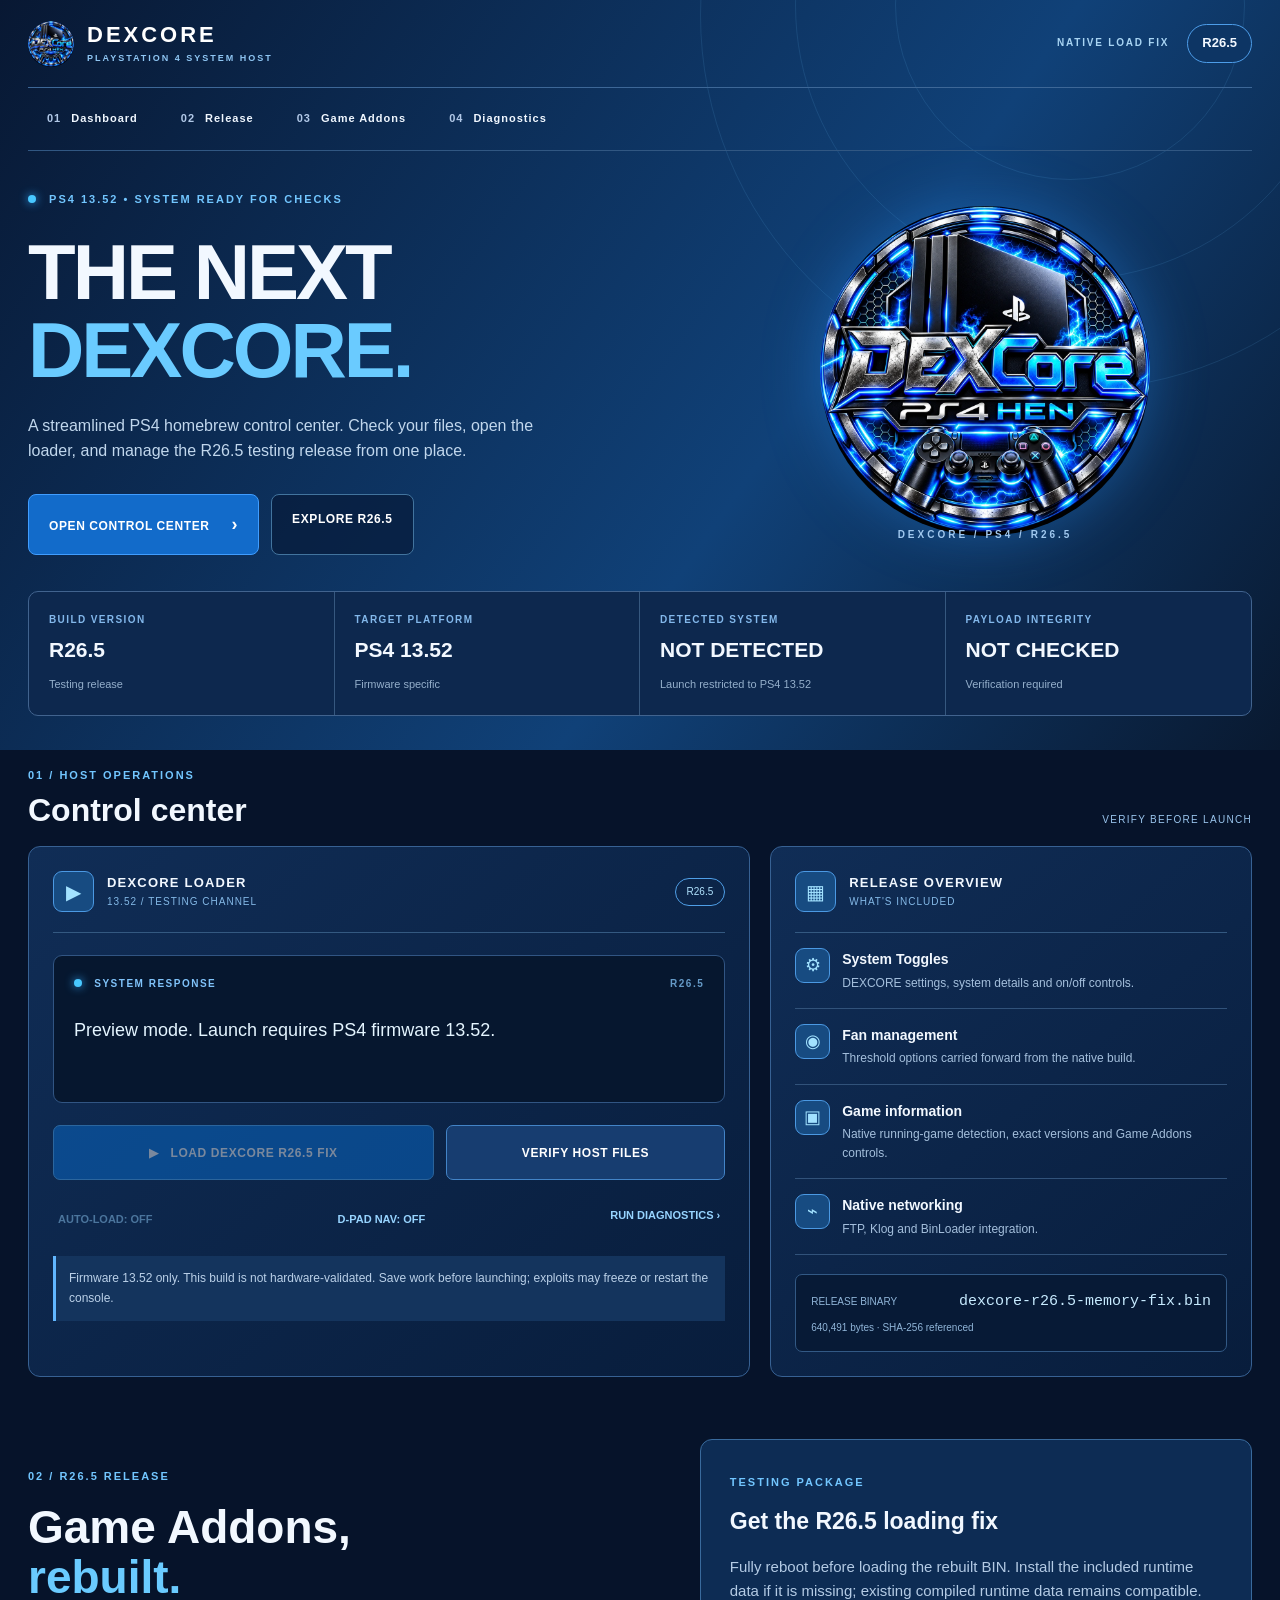
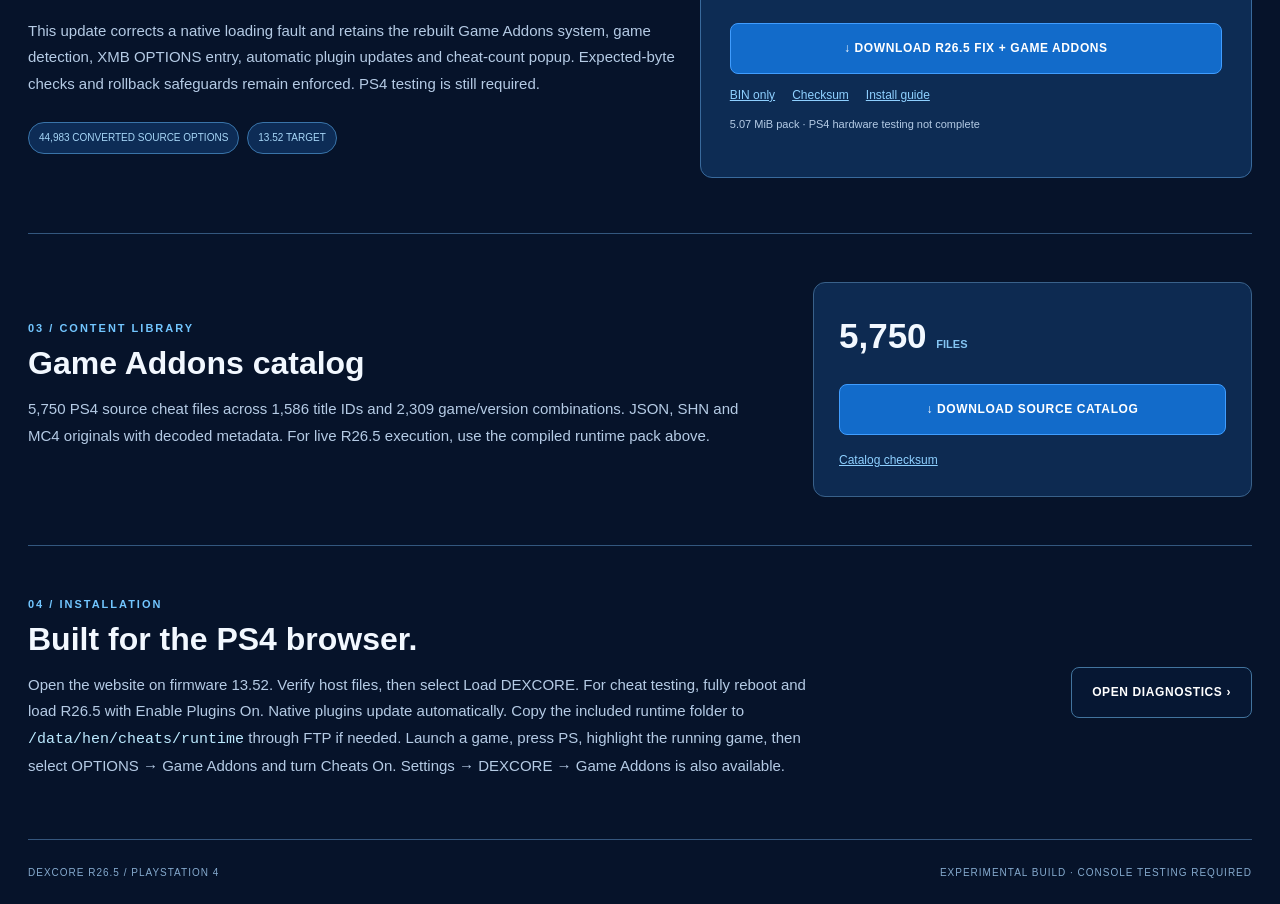
<file: index.html>
<!doctype html>
<html lang="en"><head>
<meta charset="utf-8"><meta name="viewport" content="width=device-width,initial-scale=1">
<meta name="theme-color" content="#061533">
<meta name="description" content="DEXCORE R26.5 PS4 13.52 testing host, verified loader and Game Addons.">
<title>DEXCORE R26.5 Loading Fix · PS4 Host</title>
<link rel="icon" type="image/png" href="assets/hen_settings_icon.png?v=a32270886169">
<link rel="stylesheet" href="style.css?v=r26.5-nativefix-7fd6775c4c40">
</head><body>
<div class="background-art" aria-hidden="true"><i></i><i></i><i></i></div>
<div class="app">
<header class="topbar">
<a class="brand" href="./" aria-label="DEXCORE home"><img src="assets/hen_settings_icon.png?v=a32270886169" alt="" width="46" height="46"><span>DEXCORE<small>PLAYSTATION 4 SYSTEM HOST</small></span></a>
<div class="top-right"><span class="build-tag">NATIVE LOAD FIX</span><strong>R26.5</strong></div>
</header>
<nav class="quick-nav" aria-label="Main navigation">
<a href="#control">01 <span>Dashboard</span></a><a href="#v18-testing">02 <span>Release</span></a><a href="#cheat-collection">03 <span>Game Addons</span></a><a href="loader/diagnostics.html">04 <span>Diagnostics</span></a>
</nav>
<main>
<section class="hero" aria-labelledby="hero-title">
<div class="hero-copy"><span class="eyebrow"><span class="light"></span> PS4 13.52 • SYSTEM READY FOR CHECKS</span>
<h1 id="hero-title">THE NEXT<br><span>DEXCORE.</span></h1>
<p>A streamlined PS4 homebrew control center. Check your files, open the loader, and manage the R26.5 testing release from one place.</p>
<div class="hero-actions"><a class="primary-link" href="#control">OPEN CONTROL CENTER <span aria-hidden="true">›</span></a><a class="secondary-link" href="#v18-testing">EXPLORE R26.5</a></div>
</div>
<div class="hero-visual"><div class="hero-halo"></div><img src="assets/dexcore-logo.webp?v=02fefff21e3a" alt="DEXCORE electric blue emblem"><span class="visual-tag">DEXCORE / PS4 / R26.5</span></div>
</section>
<section class="system-grid" aria-label="System overview">
<div class="mini-stat"><span class="mini-label">BUILD VERSION</span><strong>R26.5</strong><small>Testing release</small></div>
<div class="mini-stat"><span class="mini-label">TARGET PLATFORM</span><strong>PS4 13.52</strong><small>Firmware specific</small></div>
<div class="mini-stat"><span class="mini-label">DETECTED SYSTEM</span><strong id="detectedFirmware">CHECKING</strong><small id="deviceCaption">Reading device</small></div>
<div class="mini-stat"><span class="mini-label">PAYLOAD INTEGRITY</span><strong id="integrityState">NOT CHECKED</strong><small id="integrityCaption">Verification required</small></div>
</section>
<section id="control" class="dashboard-section">
<div class="section-heading"><div><span class="overline">01 / HOST OPERATIONS</span><h2>Control center</h2></div><span class="small-note">VERIFY BEFORE LAUNCH</span></div>
<div class="console-grid">
<div class="panel control-panel">
<div class="panel-title"><span class="panel-icon" aria-hidden="true">▶</span><div><strong>DEXCORE LOADER</strong><small>13.52 / TESTING CHANNEL</small></div><span class="pill">R26.5</span></div>
<div class="status-board" role="status" aria-live="polite"><div class="status-head"><span class="light"></span> SYSTEM RESPONSE <span class="status-version">R26.5</span></div><p id="status">Checking device compatibility…</p></div>
<div class="host-actions"><button id="loadExploit" class="button button-primary" type="button" disabled>▶ &nbsp; LOAD DEXCORE R26.5 FIX</button><button id="verifyFiles" class="button button-secondary" type="button">VERIFY HOST FILES</button></div>
<div class="sub-actions"><button id="toggleAuto" class="text-button" type="button" disabled>AUTO-LOAD: OFF</button><button id="navigationMode" class="text-button" type="button" aria-pressed="false">D-PAD NAV: OFF</button><a class="text-link" href="loader/diagnostics.html">RUN DIAGNOSTICS ›</a></div>
<p class="caution">Firmware 13.52 only. This build is not hardware-validated. Save work before launching; exploits may freeze or restart the console.</p>
</div>
<aside class="panel details-panel">
<div class="panel-title"><span class="panel-icon" aria-hidden="true">▦</span><div><strong>RELEASE OVERVIEW</strong><small>WHAT'S INCLUDED</small></div></div>
<div class="feature"><span class="feature-icon">⚙</span><div><h3>System Toggles</h3><p>DEXCORE settings, system details and on/off controls.</p></div></div>
<div class="feature"><span class="feature-icon">◉</span><div><h3>Fan management</h3><p>Threshold options carried forward from the native build.</p></div></div>
<div class="feature"><span class="feature-icon">▣</span><div><h3>Game information</h3><p>Native running-game detection, exact versions and Game Addons controls.</p></div></div>
<div class="feature"><span class="feature-icon">⌁</span><div><h3>Native networking</h3><p>FTP, Klog and BinLoader integration.</p></div></div>
<div class="release-foot"><span>RELEASE BINARY</span><code>dexcore-r26.5-memory-fix.bin</code><small>640,491 bytes · SHA-256 referenced</small></div>
</aside></div></section>
<section class="info-grid" id="v18-testing"><div class="info-intro"><span class="overline">02 / R26.5 RELEASE</span><h2>Game Addons,<br><span>rebuilt.</span></h2><p>This update corrects a native loading fault and retains the rebuilt Game Addons system, game detection, XMB OPTIONS entry, automatic plugin updates and cheat-count popup. Expected-byte checks and rollback safeguards remain enforced. PS4 testing is still required.</p><span class="info-chip">44,983 CONVERTED SOURCE OPTIONS</span><span class="info-chip">13.52 TARGET</span></div>
<div class="download-panel"><span class="overline">TESTING PACKAGE</span><h3>Get the R26.5 loading fix</h3><p>Fully reboot before loading the rebuilt BIN. Install the included runtime data if it is missing; existing compiled runtime data remains compatible.</p><a class="download-main" href="downloads/DEXCORE-R26.5-Memory-Fix-Game-Addons.zip?v=78c7f29d1e64" download>↓ DOWNLOAD R26.5 FIX + GAME ADDONS</a><div class="download-links"><a href="loader/dexcore-r26.5-memory-fix.bin?v=r26.5-nativefix-7fd6775c4c40" download="DEXCORE-R26.5-Memory-Fix-PS4-13.52.bin">BIN only</a><a href="downloads/DEXCORE-R26.5-Memory-Fix-Game-Addons.sha256">Checksum</a><a href="downloads/DEXCORE-R26.5-Memory-Fix-TESTING.txt">Install guide</a></div><p class="fineprint">5.07 MiB pack · PS4 hardware testing not complete</p></div></section>
<section id="cheat-collection" class="library-section"><div><span class="overline">03 / CONTENT LIBRARY</span><h2>Game Addons catalog</h2><p>5,750 PS4 source cheat files across 1,586 title IDs and 2,309 game/version combinations. JSON, SHN and MC4 originals with decoded metadata. For live R26.5 execution, use the compiled runtime pack above.</p></div><div class="library-action"><span class="library-count">5,750 <small>FILES</small></span><a id="cheats-download" class="download-main" href="#cheat-collection" role="button">↓ DOWNLOAD SOURCE CATALOG</a><p id="cheats-download-status" role="status" aria-live="polite"></p><a class="subtle-link" href="downloads/DEXCORE-PS4-Cheat-Catalog.sha256">Catalog checksum</a></div></section>
<section class="last-note"><div><span class="overline">04 / INSTALLATION</span><h2>Built for the PS4 browser.</h2><p>Open the website on firmware 13.52. Verify host files, then select Load DEXCORE. For cheat testing, fully reboot and load R26.5 with Enable Plugins On. Native plugins update automatically. Copy the included runtime folder to <code>/data/hen/cheats/runtime</code> through FTP if needed. Launch a game, press PS, highlight the running game, then select OPTIONS → Game Addons and turn Cheats On. Settings → DEXCORE → Game Addons is also available.</p></div><a href="loader/diagnostics.html" class="secondary-link">OPEN DIAGNOSTICS ›</a></section>
</main><footer><span>DEXCORE R26.5 / PLAYSTATION 4</span><span>EXPERIMENTAL BUILD · CONSOLE TESTING REQUIRED</span></footer></div>
<script src="device.js?v=r26.5-nativefix-7fd6775c4c40"></script>
<script src="sha256.js?v=r26.5-nativefix-7fd6775c4c40"></script>
<script src="payloads.js?v=r26.5-nativefix-7fd6775c4c40"></script>
<script src="host-verify.js?v=r26.5-nativefix-7fd6775c4c40"></script>
<script src="app.js?v=r26.5-nativefix-7fd6775c4c40"></script>
<script src="cheats-download.js?v=11afc945a6fe"></script>
</body></html>
</file>
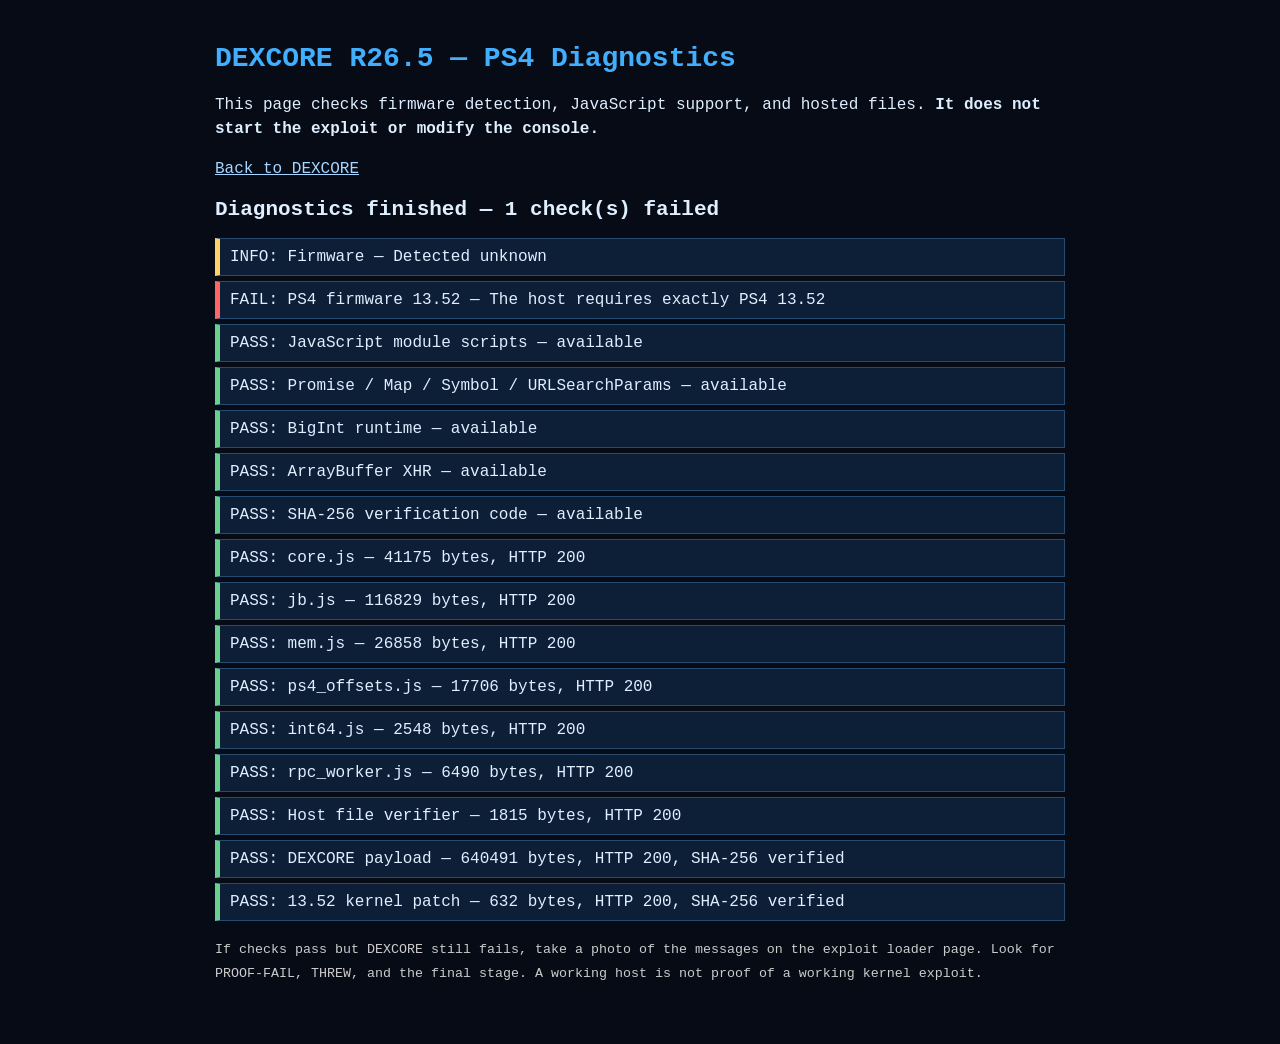
<file: loader/diagnostics.html>
<!doctype html>
<html lang="en">
<head>
<meta charset="utf-8">
<meta name="viewport" content="width=device-width,initial-scale=1">
<title>DEXCORE R26.5 — diagnostics</title>
<link rel="icon" type="image/png" href="../assets/hen_settings_icon.png?v=a32270886169">
<meta name="application-name" content="DEXCORE R26.5">
<style>
body{margin:0;background:#060b16;color:#dfefff;font:16px Consolas,monospace}
main{max-width:850px;margin:0 auto;padding:24px}
h1{color:#42aefe;font-size:28px}h2{font-size:21px}
p{line-height:1.5}a{color:#a4d6ff}#results{padding:0;list-style:none}
#results li{padding:9px 10px;margin:5px 0;border:1px solid #264b71;background:#0c1f37;white-space:pre-wrap;overflow-wrap:break-word}
.ok{border-left:5px solid #69d18f!important}.bad{border-left:5px solid #ff6666!important}
.warn{border-left:5px solid #ffd166!important}small{color:#ccc}
</style>
</head>
<body>
<main>
<h1>DEXCORE R26.5 — PS4 Diagnostics</h1>
<p>This page checks firmware detection, JavaScript support, and hosted files. <strong>It does not start the exploit or modify the console.</strong></p>
<p><a id="back" href="../index.html">Back to DEXCORE</a></p>
<h2 id="headline">Checking the host…</h2>
<ul id="results" aria-live="polite"></ul>
<p><small>If checks pass but DEXCORE still fails, take a photo of the messages on the exploit loader page. Look for PROOF-FAIL, THREW, and the final stage. A working host is not proof of a working kernel exploit.</small></p>
</main>
<script src="../device.js"></script>
<script src="../payloads.js?v=r26.5-nativefix-7fd6775c4c40"></script>

<script src="../sha256.js?v=r26.5-nativefix-7fd6775c4c40"></script>
<script>
(function(){
"use strict";
var results=document.getElementById("results"),headline=document.getElementById("headline");
var failed=0,pending=0,completed=0,build=window.HEN_BUILD;
var back=document.getElementById("back");
if(build)back.href="../index.html"+build.query;
function line(state,name,message){
 var item=document.createElement("li");item.className=state;
 item.textContent=(state==="ok"?"PASS: ":state==="bad"?"FAIL: ":"INFO: ")+name+(message?" — "+message:"");
 results.appendChild(item);if(state==="bad")failed++;
}
function update(){
 if(pending!==0)return;
 headline.textContent=failed?"Diagnostics finished — "+failed+" check(s) failed":"Host checks passed — exploit not tested";
}
function feature(name,check,description){
 var ok=false;
 try{ok=!!check();}catch(_){ok=false;}
 line(ok?"ok":"bad",name,ok?"available":description);
}
line("warn","Firmware","Detected "+(window.HEN_DEVICE&&window.HEN_DEVICE.firmware||"unknown"));
feature("PS4 firmware 13.52",function(){return window.HEN_DEVICE&&window.HEN_DEVICE.supported;},"The host requires exactly PS4 13.52");
feature("JavaScript module scripts",function(){return "noModule" in document.createElement("script");},"Browser may ignore the exploit module");
feature("Promise / Map / Symbol / URLSearchParams",function(){return typeof Promise==="function"&&typeof Map==="function"&&typeof Symbol==="function"&&typeof URLSearchParams==="function";},"A required browser API is unavailable");
feature("BigInt runtime",function(){return typeof BigInt==="function"&&BigInt(1)+BigInt(1)===BigInt(2);},"The WebKit primitive requires BigInt support");
feature("ArrayBuffer XHR",function(){var x=new XMLHttpRequest();x.open("GET","jb.js",true);x.responseType="arraybuffer";return x.responseType==="arraybuffer";},"Binary downloads cannot be checked");
feature("SHA-256 verification code",function(){return typeof window.HEN_SHA256==="function";},"sha256.js did not load");
function resource(name,path,size,hash){
 pending++;
 var xhr=new XMLHttpRequest();
 xhr.open("GET",path,true);xhr.responseType="arraybuffer";xhr.timeout=25000;
 var done=false;
 function complete(ok,why){
  if(done)return;done=true;
  line(ok?"ok":"bad",name,why);
  pending--;completed++;update();
 }
 xhr.onload=function(){
  if(xhr.status!==200||!xhr.response){complete(false,"HTTP "+xhr.status+" — missing or unavailable");return;}
  var arr=new Uint8Array(xhr.response);
  if(size&&arr.length!==size){complete(false,"size "+arr.length+" (expected "+size+"); possible stale cache");return;}
  if(hash){
   if(typeof window.HEN_SHA256!=="function"){complete(false,"hash function missing");return;}
   try{var digest=window.HEN_SHA256(arr);
    if(digest!==hash){complete(false,"SHA-256 mismatch; clear PS4 browser cache");return;}
   }catch(e){complete(false,"hash check error: "+(e.message||e));return;}
  }
  complete(true,arr.length+" bytes, HTTP 200"+(hash?", SHA-256 verified":""));
 };
 xhr.onerror=function(){complete(false,"network error");};
 xhr.ontimeout=function(){complete(false,"request timed out");};
 try{xhr.send();}catch(e){complete(false,"request error: "+(e.message||e));}
}
if(build&&build.payload){
 var files=["jb.js","core.js","mem.js","int64.js","ps4_offsets.js","rpc_worker.js"];
 for(var i=0;i<files.length;i++)resource(files[i],files[i],0,"");
 resource("Host file verifier","../host-verify.js?v=r26.5-nativefix-7fd6775c4c40",0,"");
 resource("DEXCORE payload",build.payload[0],build.payload[1],build.payload[2]);
 resource("13.52 kernel patch","patches/1352.bin",632,"adfb9771904f71cd1f5a82cbded8ac46c7ffeb3df974579535cf711904ac347e");
}else line("bad","Payload selection","payloads.js did not initialize");
update();
})();
</script>
</body>
</html>
</file>
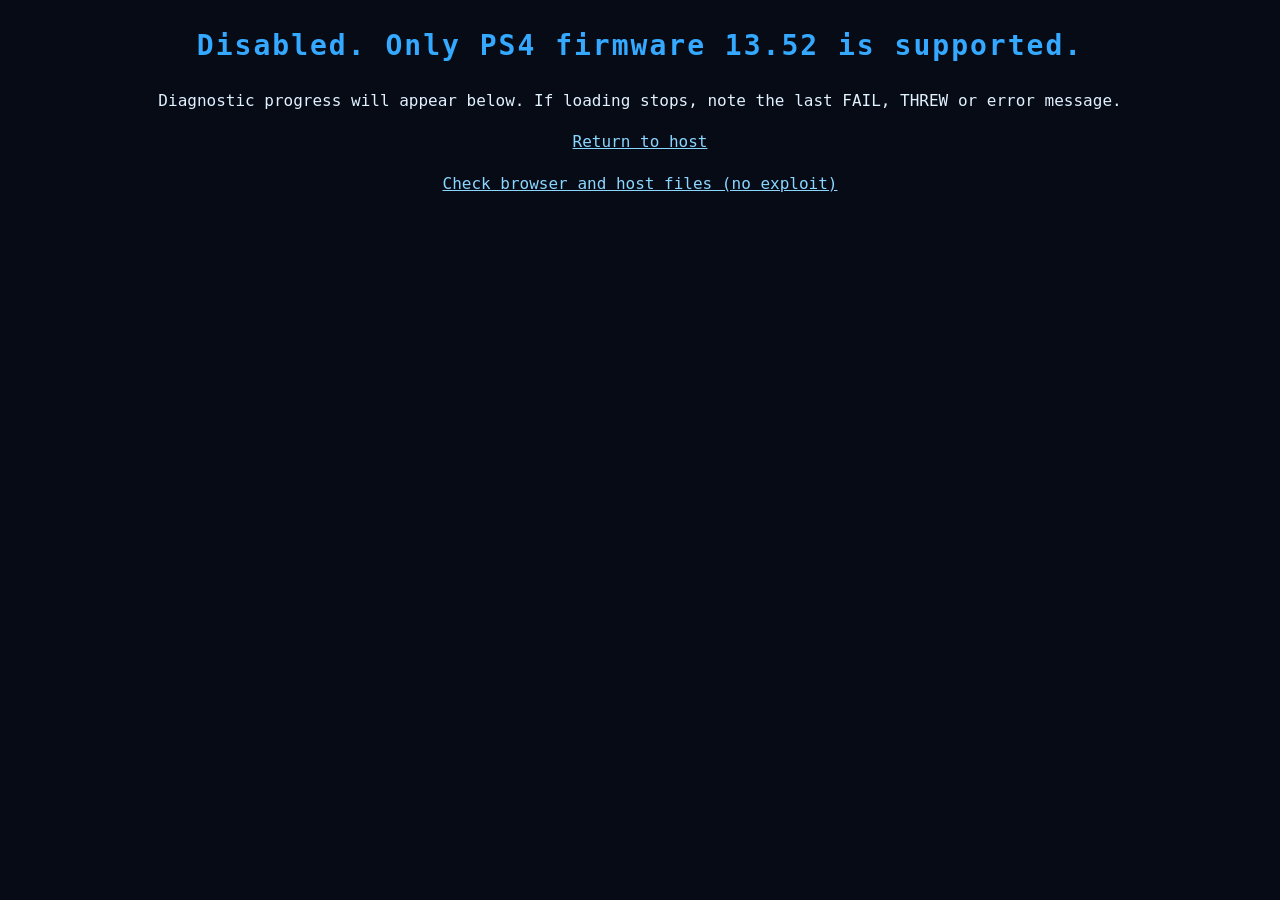
<file: loader/jb.html>
<!doctype html><html lang="en"><head><meta charset="utf-8"><meta name="viewport" content="width=device-width,initial-scale=1"><link rel="icon" type="image/png" href="../assets/hen_settings_icon.png?v=a32270886169"><title>DEXCORE R26.5 — Loading exploit</title><style>body{margin:24px;background:#060b16;color:#e1f1ff;font:16px/1.6 Consolas,monospace;text-align:center}h1{color:#35a9ff;letter-spacing:2px;font-size:28px}p{line-height:1.6}a{color:#8bd6ff}#wrap{display:none;text-align:left;background:#081b37;border:1px solid #245486;padding:14px}body.log #wrap{display:block}body.log #msg{display:block}#out{white-space:pre-wrap;word-break:break-word;font:12px/1.6 monospace;max-height:62vh;overflow:auto}.bad{color:#ff9ba6}.ok{color:#d1ffd0}.warn{color:#ffcf86}</style></head><body><h1 id="msg" role="status">Loading exploit…</h1><p>Diagnostic progress will appear below. If loading stops, note the last FAIL, THREW or error message.</p><p><a href="../index.html" style="color:#8bd6ff">Return to host</a></p><p><a id="diagnostics" href="diagnostics.html" style="color:#8bd6ff">Check browser and host files (no exploit)</a></p><div id="wrap"><div id="state"></div><div id="out"></div></div><script src="../sha256.js?v=r26.5-nativefix-7fd6775c4c40"></script><script src="../device.js"></script><script src="../payloads.js?v=r26.5-nativefix-7fd6775c4c40"></script><script src="../host-verify.js?v=r26.5-nativefix-7fd6775c4c40"></script><script src="entry.js?v=r26.5-nativefix-7fd6775c4c40"></script></body></html>
</file>
<file: style.css>
/* DEXCORE R24 PS4 dashboard - CSS2/3-friendly, no remote fonts/frameworks */
:root{--bg:#06132a;--panel:#102c55;--panel2:#071d3d;--ink:#f2f8ff;--muted:#a5bddb;--blue:#178bff;--cyan:#6bd0ff;--line:#315982}
*{box-sizing:border-box}
html{scroll-behavior:smooth}
body{margin:0;background:#06132a;color:var(--ink);font:15px/1.6 Arial,Helvetica,sans-serif;min-height:100vh}
a,button{-webkit-tap-highlight-color:transparent}
button{font-family:inherit}
button:focus,a:focus{outline:3px solid #b9eeff;outline-offset:3px}
.background-art{position:absolute;top:0;left:0;right:0;height:750px;pointer-events:none;overflow:hidden;background:linear-gradient(125deg,#081833,#104178 60%,#091930)}
.background-art i{position:absolute;border:1px solid rgba(105,197,255,.12);width:750px;height:750px;border-radius:50%;right:-170px;top:-360px}
.background-art i:nth-child(2){width:550px;height:550px;right:-65px;top:-270px}
.background-art i:nth-child(3){width:350px;height:350px;right:35px;top:-170px}
.app{position:relative;width:calc(100% - 56px);max-width:1260px;margin:auto}
.topbar{height:88px;display:flex;align-items:center;justify-content:space-between;border-bottom:1px solid #3d6797}
.brand{display:flex;align-items:center;gap:13px;color:white;text-decoration:none;font-size:22px;font-weight:900;letter-spacing:3px;line-height:1.1}
.brand img{border-radius:50%}
.brand small{display:block;color:#8fc6f3;font-size:9px;letter-spacing:2px;margin-top:7px}
.top-right{display:flex;gap:18px;align-items:center}.top-right strong{border:1px solid #4d9de9;background:#0d3564;padding:8px 14px;border-radius:20px;font-size:13px}.top-right em{font-style:normal;color:#69ceff}
.build-tag{color:#a8d4f3;font-size:10px;letter-spacing:1.8px;font-weight:bold}
.quick-nav{display:flex;gap:5px;border-bottom:1px solid #315782;padding:10px 0}
.quick-nav a{color:#b2c9e8;text-decoration:none;padding:12px 19px;font-weight:bold;font-size:11px;letter-spacing:1px;border-radius:6px}
.quick-nav a span{margin-left:6px;color:#f0f7ff}.quick-nav a:hover,.quick-nav a:focus{background:#1a568e}
.hero{display:flex;align-items:center;min-height:440px;justify-content:space-between;gap:30px}
.hero-copy{max-width:660px;flex:1 1 60%;padding:35px 0}
.eyebrow,.overline{font-size:11px;font-weight:800;letter-spacing:2px;color:#72c6ff}
.light{display:inline-block;width:8px;height:8px;background:#48c8ff;border-radius:50%;box-shadow:0 0 10px #31a9ff;margin-right:8px}
h1{font-size:78px;letter-spacing:-3px;line-height:.99;margin:24px 0}h1 span,.info-intro h2 span{color:#6acbff}
.hero-copy p{color:#c1d7ed;font-size:16px;max-width:540px}
.hero-actions{display:flex;flex-wrap:wrap;gap:12px;margin-top:30px}
.primary-link,.secondary-link,.download-main{display:inline-block;text-decoration:none;color:white;font-size:12px;font-weight:900;letter-spacing:.6px;padding:15px 20px;border:1px solid #409dff;border-radius:8px;background:#126bca}
.primary-link:hover,.download-main:hover{background:#228ff2}
.secondary-link{background:rgba(6,26,57,.68);border-color:#42749e}.secondary-link:hover{background:#1b4b7e}
.primary-link span{font-size:18px;margin-left:18px}
.hero-visual{position:relative;display:flex;justify-content:center;align-items:center;flex:1 1 40%;min-height:360px}
.hero-halo{position:absolute;width:300px;height:300px;border-radius:50%;background:radial-gradient(circle,rgba(39,163,255,.4),rgba(20,75,161,.1) 50%,transparent 70%)}
.hero-visual img{position:relative;max-width:94%;max-height:330px;filter:drop-shadow(0 0 28px rgba(39,150,255,.35));border-radius:50%}
.visual-tag{position:absolute;bottom:8px;letter-spacing:3px;font-size:10px;color:#a0c8ef;font-weight:bold}
.system-grid{display:flex;border:1px solid #41638e;border-radius:10px;overflow:hidden;margin:0 0 46px;background:#0d284e}
.mini-stat{flex:1 1 25%;width:25%;padding:20px;border-right:1px solid #36587f;min-width:0}
.mini-stat:last-child{border-right:0}.mini-label{display:block;font-size:10px;color:#83b8eb;font-weight:bold;letter-spacing:1.4px}
.mini-stat strong{display:block;font-size:21px;margin:5px 0;overflow-wrap:anywhere}.mini-stat small{font-size:11px;color:#94afcb}
.section-heading{display:flex;justify-content:space-between;align-items:end;margin:0 0 18px}.section-heading h2,.info-grid h2,.library-section h2,.last-note h2{font-size:32px;line-height:1.1;margin:7px 0 0}
.small-note{font-size:10px;color:#9ac5ed;letter-spacing:1.3px}
.console-grid{display:flex;gap:20px;align-items:stretch}
.panel{background:linear-gradient(140deg,#102d56,#081d3c);border:1px solid #376193;border-radius:12px;padding:24px;min-width:0}
.control-panel{flex:1 1 60%}.details-panel{flex:1 1 40%}
.panel-title{display:flex;gap:13px;align-items:center;padding-bottom:20px;border-bottom:1px solid #345981}
.panel-title strong{display:block;font-size:13px;letter-spacing:1.2px}.panel-title small{display:block;color:#84b9e7;font-size:10px;letter-spacing:1px}
.panel-icon,.feature-icon{display:flex;align-items:center;justify-content:center;flex-shrink:0;background:#174b81;border:1px solid #4b99e3;color:#a2e2ff;border-radius:9px;width:41px;height:41px;font-size:20px}
.pill{margin-left:auto;border:1px solid #4f9fe7;border-radius:14px;padding:5px 11px;font-size:10px;color:#b2e4ff}
.status-board{margin-top:22px;background:#06172f;border:1px solid #315583;border-radius:9px;min-height:148px;padding:20px}
.status-head{font-weight:bold;font-size:10px;letter-spacing:1.5px;color:#80c3fa}.status-version{float:right;color:#659ac7}
.status-board p{color:#e4f5ff;font-size:18px;line-height:1.5;margin:25px 0 0}
.host-actions{display:flex;gap:12px;margin-top:22px}
.button{flex:1;border:1px solid #4384c7;min-height:55px;background:#173d70;color:white;border-radius:7px;font-size:12px;letter-spacing:.6px;font-weight:bold;padding:12px;cursor:pointer}
.button-primary{flex:1.4;background:#0873da;border-color:#50b1ff}
.button:hover:not(:disabled){background:#2387d9}.button:disabled{opacity:.45;cursor:not-allowed}
.sub-actions{display:flex;gap:12px;align-items:center;justify-content:space-between;flex-wrap:wrap;margin-top:17px}
.text-button,.text-link{background:none;border:0;color:#97d4ff;font-weight:bold;font-size:11px;text-decoration:none;padding:10px 5px;min-height:44px;cursor:pointer}
.text-button:disabled{opacity:.45;cursor:not-allowed}
.caution{margin:15px 0 0;border-left:3px solid #61b6ff;background:#14345d;color:#bad0e8;padding:13px;font-size:12px}
.feature{display:flex;gap:12px;padding:15px 0;border-bottom:1px solid #31527a}.feature h3{margin:0;font-size:14px}.feature p{margin:3px 0 0;color:#a4bfdc;font-size:12px}.feature-icon{width:35px;height:35px;font-size:18px}
.release-foot{margin-top:19px;background:#071a36;border:1px solid #325985;border-radius:7px;padding:15px;display:flex;flex-wrap:wrap;align-items:center;justify-content:space-between;gap:6px}
.release-foot span,.release-foot small{font-size:10px;color:#90b5d8}.release-foot small{flex-basis:100%}.release-foot code{color:#c7ebff}
.info-grid{margin-top:62px;display:flex;gap:25px;align-items:stretch}.info-intro{flex:1 1 54%;padding:24px 0}.info-intro h2{font-size:46px;margin:15px 0}.info-intro p,.library-section p,.last-note p{color:#b5cbe5;line-height:1.75}
.info-chip{display:inline-block;margin:10px 8px 0 0;border:1px solid #3974a9;background:#0d2c56;padding:7px 10px;border-radius:16px;font-size:10px;color:#a7d7f8}
.download-panel{flex:1 1 46%;padding:29px;background:#0d2c54;border:1px solid #396a9c;border-radius:12px}
.download-panel h3{font-size:23px;margin:10px 0}.download-panel p{color:#b4cbe5}.download-main{display:block;text-align:center;margin:20px 0 12px}
.download-links{display:flex;flex-wrap:wrap;gap:17px}.download-links a,.subtle-link{color:#8ed0ff;font-size:12px}.fineprint{font-size:11px}
.library-section{display:flex;gap:40px;justify-content:space-between;align-items:center;margin-top:55px;border-top:1px solid #33577e;padding:48px 0}
.library-section>div:first-child{flex:1 1 60%}.library-action{flex:1 1 35%;padding:25px;background:#0d2a51;border:1px solid #39618a;border-radius:12px}
.library-count{font-size:35px;font-weight:bold;display:block}.library-count small{font-size:11px;color:#85c6f4}
.library-action p{font-size:12px}
.last-note{display:flex;gap:20px;align-items:center;justify-content:space-between;border-top:1px solid #33577e;padding:45px 0}.last-note>div{max-width:800px}.last-note code{color:#bceaff}
footer{display:flex;justify-content:space-between;gap:15px;padding:25px 0;border-top:1px solid #35567d;color:#85aace;font-size:10px;letter-spacing:1px}
.ps4-browser .background-art i,.ps4-browser .hero-halo{display:none}.ps4-browser .hero-visual img{filter:none}
@media(max-width:900px){.hero h1{font-size:60px}.console-grid,.info-grid{flex-wrap:wrap}.control-panel,.details-panel,.info-intro,.download-panel{flex:1 1 100%}}
@media(max-width:650px){.app{width:calc(100% - 28px)}.topbar{height:75px}.build-tag{display:none}.quick-nav{flex-wrap:wrap}.quick-nav a{flex:1 1 42%;padding:10px}.hero{flex-direction:column-reverse;gap:0}.hero-visual{min-height:200px}.hero-visual img{max-height:210px}.hero-copy{padding:10px 0 30px}.hero h1{font-size:46px}.system-grid{flex-wrap:wrap}.mini-stat{flex:1 1 50%;width:50%;border-bottom:1px solid #36587f}.host-actions{flex-direction:column}.library-section,.last-note{flex-direction:column;align-items:stretch}.status-board p{font-size:15px}footer{flex-direction:column}.section-heading h2{font-size:27px}}
@media(prefers-reduced-motion:reduce){html{scroll-behavior:auto}}
</file>
